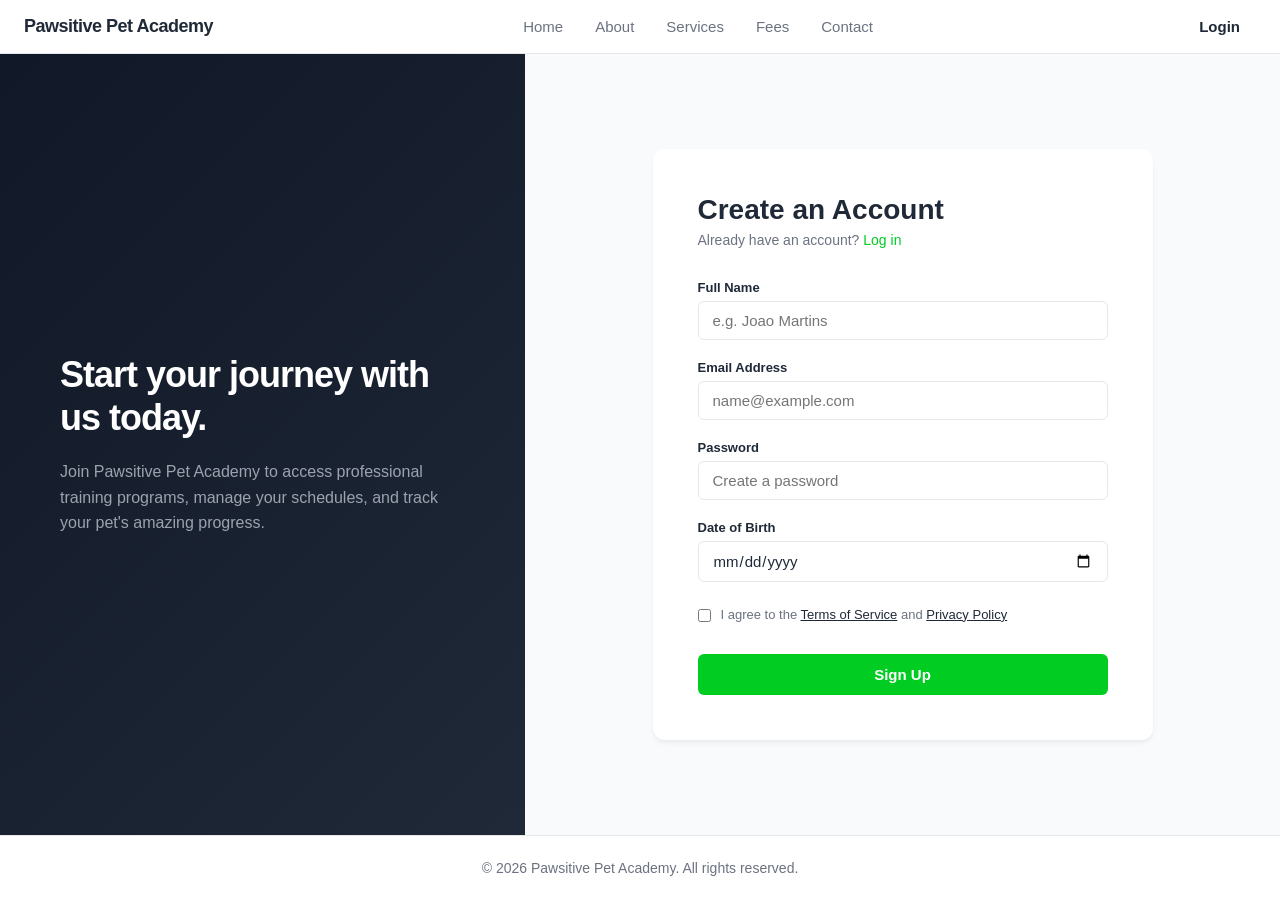
<file: index.html>
<!DOCTYPE html>
<html lang="en">
<head>
    <meta charset="UTF-8">
    <meta name="viewport" content="width=device-width, initial-scale=1.0">
    <link rel="icon" type="image/png" href="Logo.png">
    <link rel="stylesheet" href="style.css">
    <title>Pawsitive Pet Academy - Create Account</title>
</head>
<body>

  <!-- Modern Header / Navigation Bar -->
  <header class="site-header">
    <div class="header-container">
      <div class="logo">
        <a href="home.html">Pawsitive Pet Academy</a>
      </div>
      <nav class="navbar">
        <ul class="nav-links">
          <li><a href="home.html">Home</a></li>
          <li><a href="about.html">About</a></li>
          <li><a href="services.html">Services</a></li>
          <li><a href="fees.html">Fees</a></li>
          <li><a href="contact.html">Contact</a></li>
        </ul>
      </nav>
      <div class="header-actions">
        <a href="services.html" class="btn-login">Login</a>
      </div>
    </div>
  </header>

  <!-- Split-Screen Modern Layout Container -->
  <main class="main-layout">
    
    <!-- Left Column: Branding / Marketing Visual -->
    <div class="brand-panel">
      <div class="brand-content">
        <h1>Start your journey with us today.</h1>
        <p>Join Pawsitive Pet Academy to access professional training programs, manage your schedules, and track your pet's amazing progress.</p>
      </div>
    </div>

    <!-- Right Column: Clean Registration Form Context -->
    <div class="form-panel">
      <div class="form-card">
        <h2>Create an Account</h2>
        <p class="subtitle">Already have an account? <a href="#">Log in</a></p>
        
        <form class="signup-form">
          <div class="form-group">
            <label for="name">Full Name</label>
            <input type="text" id="name" placeholder="e.g. Joao Martins" required>
          </div>
          
          <div class="form-group">
            <label for="email">Email Address</label>
            <input type="email" id="email" placeholder="name@example.com" required>
          </div>
          
          <div class="form-group">
            <label for="password">Password</label>
            <input type="password" id="password" placeholder="Create a password" required>
          </div>
          
          <div class="form-group">
            <label for="dob">Date of Birth</label>
            <input type="date" id="dob" required>
          </div>

          <div class="form-checkbox">
            <input type="checkbox" id="terms" required>
            <label for="terms">I agree to the <a href="#">Terms of Service</a> and <a href="#">Privacy Policy</a></label>
          </div>
          
          <button type="submit" class="btn-submit">Sign Up</button>
        </form>
      </div>
    </div>

  </main>

  <!-- Footer Banner -->
  <footer class="site-footer">
    <p>&copy; 2026 Pawsitive Pet Academy. All rights reserved.</p>
  </footer>

</body>
</html>
</file>
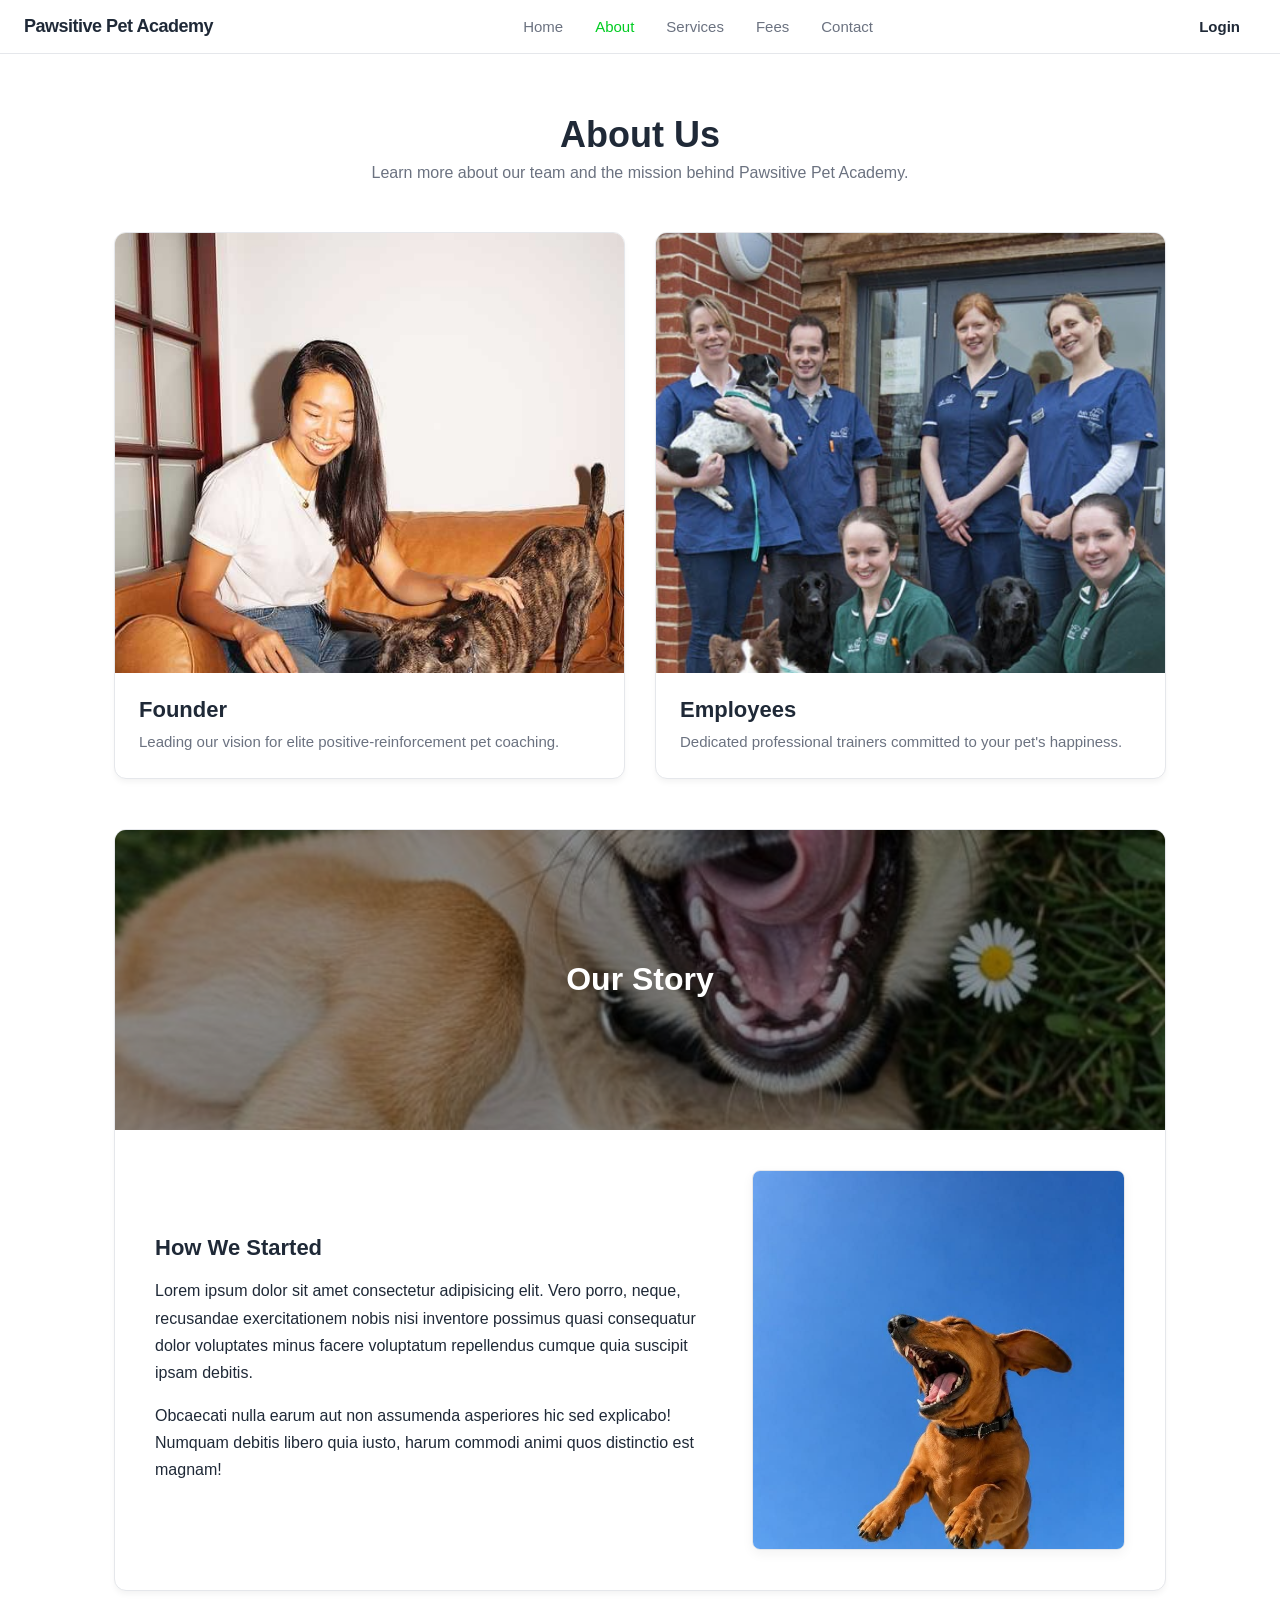
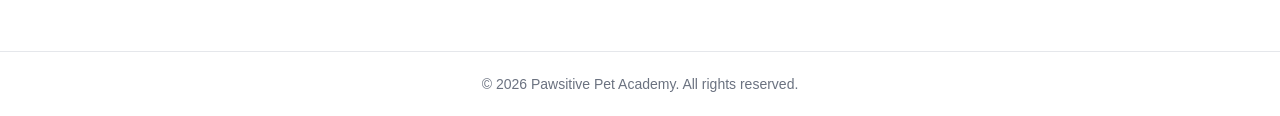
<file: about.html>
<!DOCTYPE html>
<html lang="en">
<head>
    <meta charset="UTF-8">
    <meta name="viewport" content="width=device-width, initial-scale=1.0">
    <link rel="icon" type="image/png" href="Logo.png">
    <link rel="stylesheet" href="style.css">
    <title>Pawsitive Pet Academy - About Us</title>
</head>
<body>

  <!-- Modern Header / Navigation Bar -->
  <header class="site-header">
    <div class="header-container">
      <div class="logo">
        <a href="home.html">Pawsitive Pet Academy</a>
      </div>
      <nav class="navbar">
        <ul class="nav-links">
          <li><a href="home.html">Home</a></li>
          <li><a href="about.html" class="active">About</a></li>
          <li><a href="services.html">Services</a></li>
          <li><a href="fees.html">Fees</a></li>
          <li><a href="contact.html">Contact</a></li>
        </ul>
      </nav>
      <div class="header-actions">
        <a href="index.html" class="btn-login">Login</a>
      </div>
    </div>
  </header>

  <!-- Main Website About Layout Container -->
  <main class="about-container">
    
    <!-- Header Title Section -->
    <section class="about-header">
      <h1>About Us</h1>
      <p>Learn more about our team and the mission behind Pawsitive Pet Academy.</p>
    </section>

    <!-- Top Grid Layout: 2 Team Blocks -->
    <section class="team-grid">
      
      <!-- Block 1: Founder -->
      <div class="team-card founder-card">
        <div class="card-image-wrapper">
          <img src="founder.jpeg" alt="Founder Photo" class="team-img" />
        </div>
        <div class="team-info">
          <h2>Founder</h2>
          <p>Leading our vision for elite positive-reinforcement pet coaching.</p>
        </div>
      </div>

      <!-- Block 2: Employees -->
      <div class="team-card employee-card">
        <div class="card-image-wrapper">
          <img src="team.jpeg" alt="Our Team Photo" class="team-img" />
        </div>
        <div class="team-info">
          <h2>Employees</h2>
          <p>Dedicated professional trainers committed to your pet's happiness.</p>
        </div>
      </div>

    </section>

    <!-- Bottom Large Section: Our Story -->
    <section class="story-section">
      <div class="story-image-wrapper">
        <img src="dog5.jpg" alt="Our Story Banner Image" class="story-banner-img" />
        <div class="story-overlay-title">
          <h2>Our Story</h2>
        </div>
      </div>
      
      <!-- Inner Story Content Row -->
      <div class="story-content-layout">
        <div class="story-text">
          <h3>How We Started</h3>
          <p>Lorem ipsum dolor sit amet consectetur adipisicing elit. Vero porro, neque, recusandae exercitationem nobis nisi inventore possimus quasi consequatur dolor voluptates minus facere voluptatum repellendus cumque quia suscipit ipsam debitis.</p>
          <p>Obcaecati nulla earum aut non assumenda asperiores hic sed explicabo! Numquam debitis libero quia iusto, harum commodi animi quos distinctio est magnam!</p>
        </div>
        
        <!-- Added Story Content Inline Image -->
        <div class="story-inline-image-box">
          <img src="dog2.jpg" alt="Academy Timeline Illustration" class="story-inline-img" />
        </div>
      </div>
    </section>

  </main>

  <!-- Footer Banner -->
  <footer class="site-footer">
    <p>&copy; 2026 Pawsitive Pet Academy. All rights reserved.</p>
  </footer>

</body>
</html>
</file>
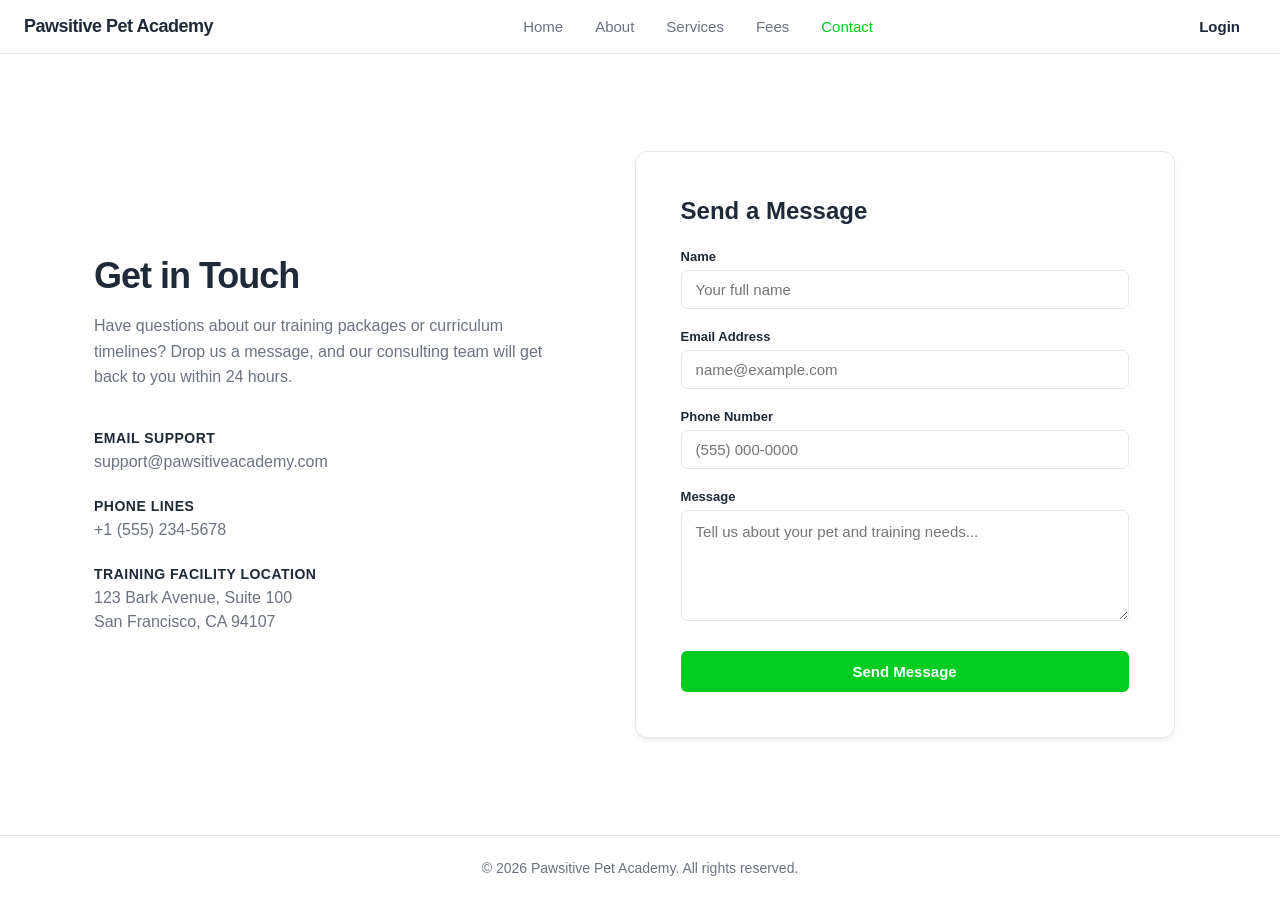
<file: contact.html>
<!DOCTYPE html>
<html lang="en">
<head>
    <meta charset="UTF-8">
    <meta name="viewport" content="width=device-width, initial-scale=1.0">
    <link rel="icon" type="image/png" href="Logo.png">
    <link rel="stylesheet" href="style.css">
    <title>Pawsitive Pet Academy - Contact Us</title>
</head>
<body>

  <!-- Modern Header / Navigation Bar -->
  <header class="site-header">
    <div class="header-container">
      <div class="logo">
        <a href="home.html">Pawsitive Pet Academy</a>
      </div>
      <nav class="navbar">
        <ul class="nav-links">
          <li><a href="home.html">Home</a></li>
          <li><a href="about.html">About</a></li>
          <li><a href="services.html">Services</a></li>
          <li><a href="fees.html">Fees</a></li>
          <li><a href="contact.html" class="active">Contact</a></li>
        </ul>
      </nav>
      <div class="header-actions">
        <a href="index.html" class="btn-login">Login</a>
      </div>
    </div>
  </header>

  <!-- Main Website Contact Layout Container -->
  <main class="contact-container">
    
    <!-- Left Column: Quick Info Details Panel -->
    <div class="contact-info-panel">
      <h2>Get in Touch</h2>
      <p class="panel-desc">Have questions about our training packages or curriculum timelines? Drop us a message, and our consulting team will get back to you within 24 hours.</p>
      
      <div class="info-details-list">
        <div class="info-item">
          <strong>Email Support</strong>
          <span>support@pawsitiveacademy.com</span>
        </div>
        <div class="info-item">
          <strong>Phone Lines</strong>
          <span>+1 (555) 234-5678</span>
        </div>
        <div class="info-item">
          <strong>Training Facility Location</strong>
          <span>123 Bark Avenue, Suite 100<br>San Francisco, CA 94107</span>
        </div>
      </div>
    </div>

    <!-- Right Column: Clean Form Message Input Box Container -->
    <div class="contact-form-panel">
      <div class="contact-card">
        <h2>Send a Message</h2>
        
        <form class="signup-form">
          <div class="form-group">
            <label for="contact-name">Name</label>
            <input type="text" id="contact-name" placeholder="Your full name" required>
          </div>
          
          <div class="form-group">
            <label for="contact-email">Email Address</label>
            <input type="email" id="contact-email" placeholder="name@example.com" required>
          </div>
          
          <div class="form-group">
            <label for="contact-phone">Phone Number</label>
            <input type="tel" id="contact-phone" placeholder="(555) 000-0000">
          </div>
          
          <div class="form-group">
            <label for="contact-message">Message</label>
            <textarea id="contact-message" rows="5" placeholder="Tell us about your pet and training needs..." required></textarea>
          </div>
          
          <button type="submit" class="btn-submit">Send Message</button>
        </form>
      </div>
    </div>

  </main>

  <!-- Footer Banner -->
  <footer class="site-footer">
    <p>&copy; 2026 Pawsitive Pet Academy. All rights reserved.</p>
  </footer>

</body>
</html>
</file>
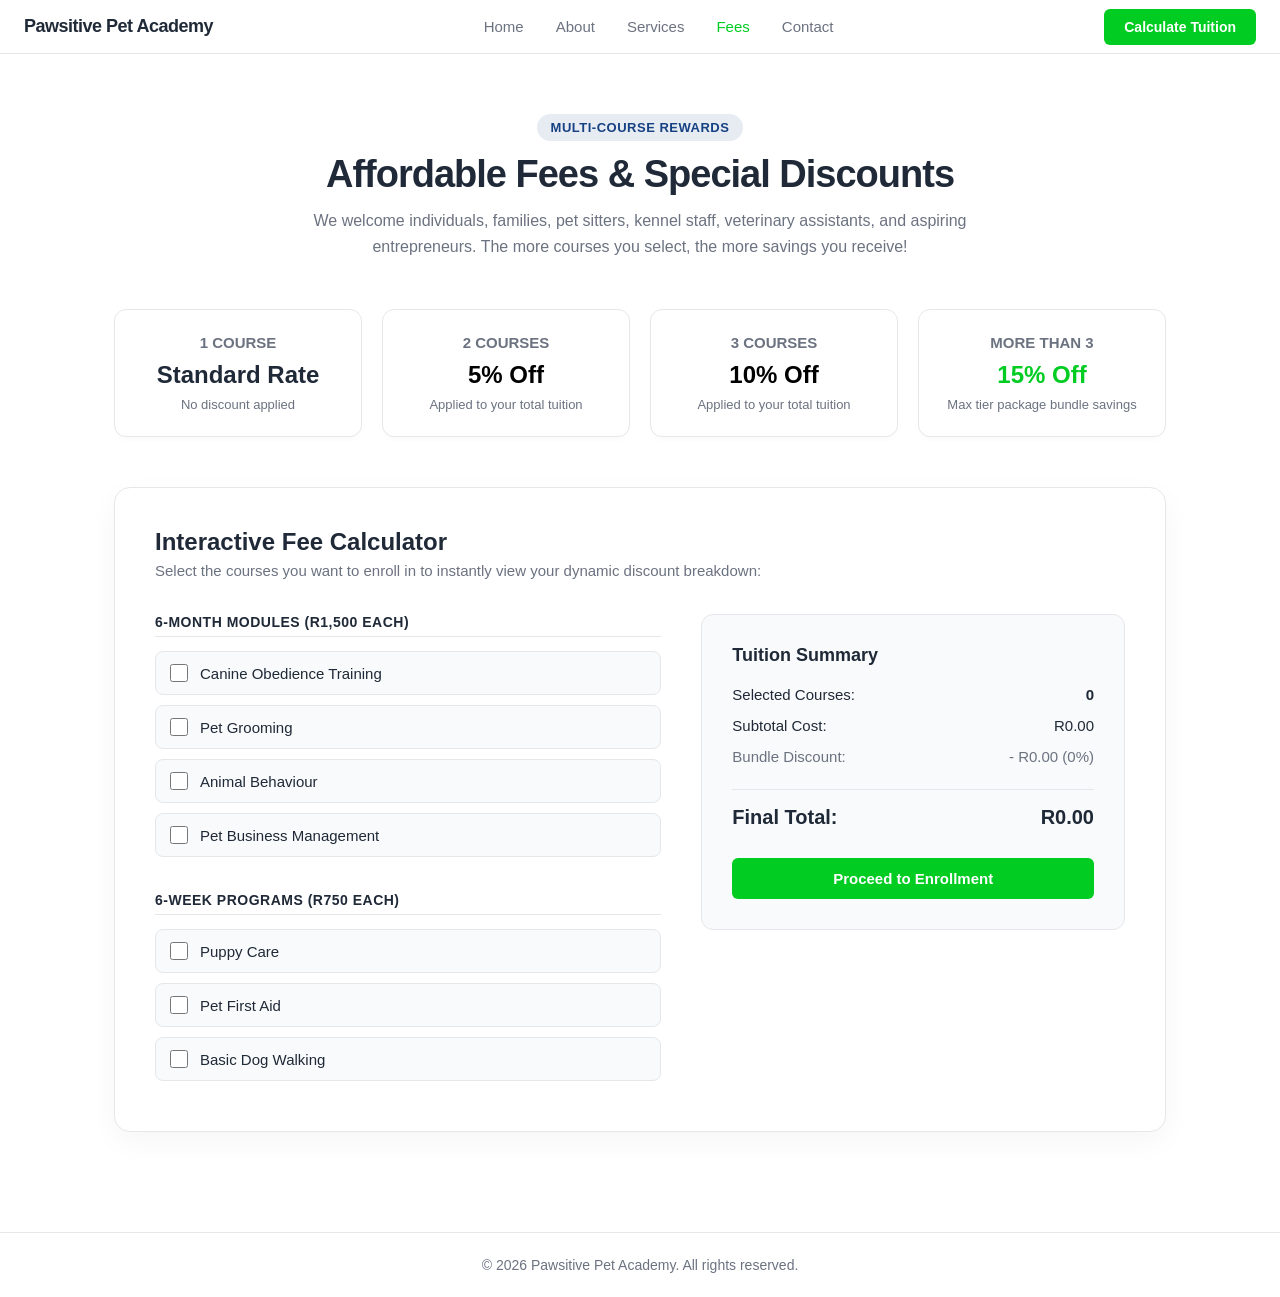
<file: fees.html>
<!DOCTYPE html>
<html lang="en">
<head>
    <meta charset="UTF-8">
    <meta name="viewport" content="width=device-width, initial-scale=1.0">
    <link rel="icon" type="image/png" href="Logo.png">
    <link rel="stylesheet" href="style.css">
    <title>Pawsitive Pet Academy - Fees & Discounts</title>
</head>
<body>

  <!-- Modern Header / Navigation Bar -->
  <header class="site-header">
    <div class="header-container">
      <div class="logo">
        <a href="home.html">Pawsitive Pet Academy</a>
      </div>
      <nav class="navbar">
        <ul class="nav-links">
          <li><a href="home.html">Home</a></li>
          <li><a href="about.html">About</a></li>
          <li><a href="welcome.html">Services</a></li>
          <li><a href="fees.html" class="active">Fees</a></li>
          <li><a href="contact.html">Contact</a></li>
        </ul>
      </nav>
      <div class="header-actions">
        <a href="contact.html" class="btn-cta-nav">Calculate Tuition</a>
      </div>
    </div>
  </header>

  <!-- Fees Content Wrapper -->
  <main class="fees-container">
    
    <header class="fees-page-header">
      <span class="badge-tag discount-tag">Multi-Course Rewards</span>
      <h1>Affordable Fees & Special Discounts</h1>
      <p>We welcome individuals, families, pet sitters, kennel staff, veterinary assistants, and aspiring entrepreneurs. The more courses you select, the more savings you receive!</p>
    </header>

    <!-- Discount Scale Cards (Based on the text image layout) -->
    <section class="discount-scale-grid">
      <div class="discount-card tier-0">
        <h3>1 Course</h3>
        <div class="discount-rate">Standard Rate</div>
        <p>No discount applied</p>
      </div>
      <div class="discount-card tier-5">
        <h3>2 Courses</h3>
        <div class="discount-rate">5% Off</div>
        <p>Applied to your total tuition</p>
      </div>
      <div class="discount-card tier-10">
        <h3>3 Courses</h3>
        <div class="discount-rate">10% Off</div>
        <p>Applied to your total tuition</p>
      </div>
      <div class="discount-card tier-15">
        <h3>More than 3</h3>
        <div class="discount-rate">15% Off</div>
        <p>Max tier package bundle savings</p>
      </div>
    </section>

    <!-- Interactive Interactive Calculator Widget Box -->
    <section class="calculator-section">
      <div class="calculator-card">
        <h2>Interactive Fee Calculator</h2>
        <p class="calc-subtitle">Select the courses you want to enroll in to instantly view your dynamic discount breakdown:</p>
        
        <div class="calculator-layout">
          
          <!-- Left: Selection Group -->
          <div class="course-picker-panel">
            <h3>6-Month Modules (R1,500 each)</h3>
            <label class="checkbox-item">
              <input type="checkbox" class="course-checkbox" data-price="1500" value="Canine Obedience">
              <span>Canine Obedience Training</span>
            </label>
            <label class="checkbox-item">
              <input type="checkbox" class="course-checkbox" data-price="1500" value="Pet Grooming">
              <span>Pet Grooming</span>
            </label>
            <label class="checkbox-item">
              <input type="checkbox" class="course-checkbox" data-price="1500" value="Animal Behaviour">
              <span>Animal Behaviour</span>
            </label>
            <label class="checkbox-item">
              <input type="checkbox" class="course-checkbox" data-price="1500" value="Pet Business">
              <span>Pet Business Management</span>
            </label>

            <h3 style="margin-top: 25px;">6-Week Programs (R750 each)</h3>
            <label class="checkbox-item">
              <input type="checkbox" class="course-checkbox" data-price="750" value="Puppy Care">
              <span>Puppy Care</span>
            </label>
            <label class="checkbox-item">
              <input type="checkbox" class="course-checkbox" data-price="750" value="Pet First Aid">
              <span>Pet First Aid</span>
            </label>
            <label class="checkbox-item">
              <input type="checkbox" class="course-checkbox" data-price="750" value="Dog Walking">
              <span>Basic Dog Walking</span>
            </label>
          </div>

          <!-- Right: Dynamic Output Receipt -->
          <div class="receipt-panel">
            <h3>Tuition Summary</h3>
            <div class="receipt-line">
              <span>Selected Courses:</span>
              <span id="receipt-count" class="receipt-bold">0</span>
            </div>
            <div class="receipt-line">
              <span>Subtotal Cost:</span>
              <span id="receipt-subtotal">R0.00</span>
            </div>
            <div class="receipt-line discount-line">
              <span>Bundle Discount:</span>
              <span id="receipt-discount">- R0.00 (0%)</span>
            </div>
            <hr class="receipt-divider">
            <div class="receipt-line total-line">
              <span>Final Total:</span>
              <span id="receipt-total">R0.00</span>
            </div>
            <button class="btn-submit" style="margin-top: 15px;">Proceed to Enrollment</button>
          </div>

        </div>
      </div>
    </section>

  </main>

  <!-- Global Footer -->
  <footer class="site-footer">
    <p>&copy; 2026 Pawsitive Pet Academy. All rights reserved.</p>
  </footer>

  <!-- Live Calculator Logic Script -->
  <script>
    const checkboxes = document.querySelectorAll('.course-checkbox');
    const countElement = document.getElementById('receipt-count');
    const subtotalElement = document.getElementById('receipt-subtotal');
    const discountElement = document.getElementById('receipt-discount');
    const totalElement = document.getElementById('receipt-total');

    checkboxes.forEach(box => {
      box.addEventListener('change', calculateFees);
    });

    function calculateFees() {
      let selectedCount = 0;
      let subtotal = 0;

      checkboxes.forEach(box => {
        if (box.checked) {
          selectedCount++;
          subtotal += parseFloat(box.getAttribute('data-price'));
        }
      });

     
      let discountPercentage = 0;
      if (selectedCount === 2) {
        discountPercentage = 0.05;
      } else if (selectedCount === 3) {
        discountPercentage = 0.10;
      } else if (selectedCount > 3) {
        discountPercentage = 0.15;
      }

      let discountAmount = subtotal * discountPercentage;
      let finalTotal = subtotal - discountAmount;

      // Update DOM values beautifully
      countElement.textContent = selectedCount;
      subtotalElement.textContent = `R${subtotal.toLocaleString(undefined, {minimumFractionDigits: 2})}`;
      discountElement.textContent = `- R${discountAmount.toLocaleString(undefined, {minimumFractionDigits: 2})} (${discountPercentage * 100}%)`;
      totalElement.textContent = `R${finalTotal.toLocaleString(undefined, {minimumFractionDigits: 2})}`;

      // Visual color logic shift for savings
      if (discountAmount > 0) {
        discountElement.style.color = '#00cc22';
      } else {
        discountElement.style.color = 'var(--text-muted)';
      }
    }
  </script>
</body>
</html>
</file>
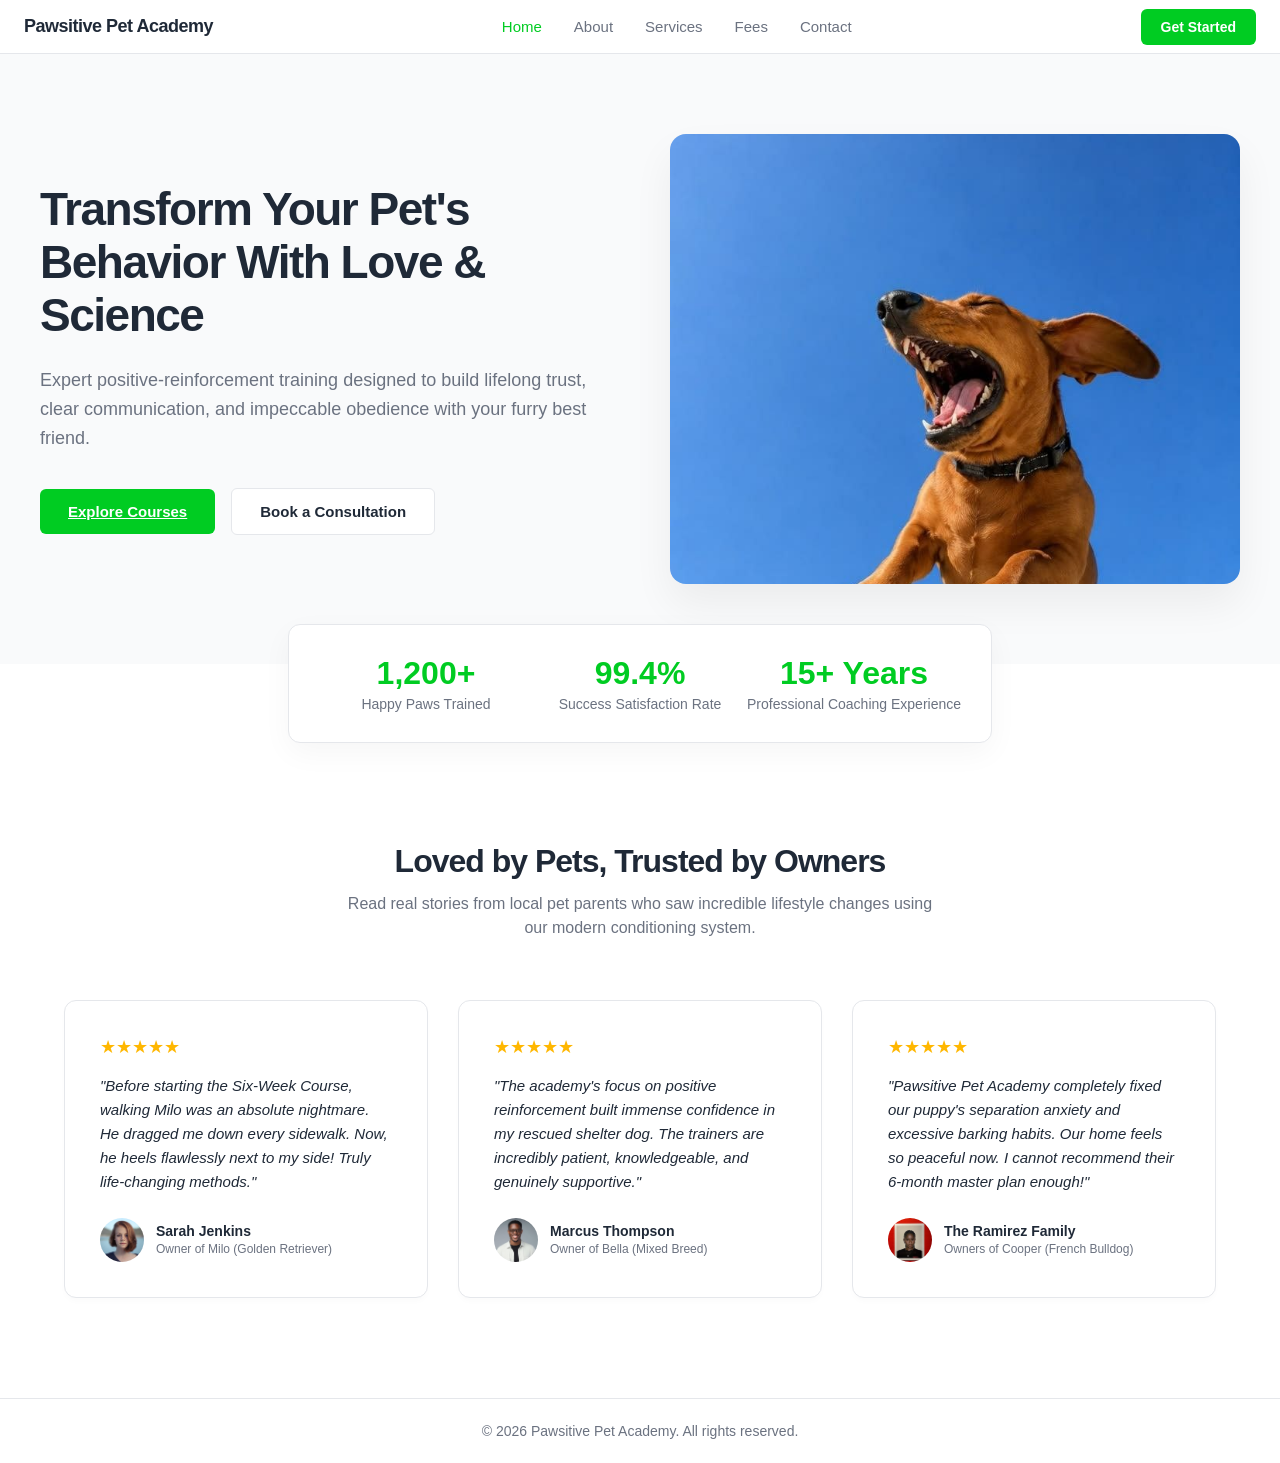
<file: home.html>
<!DOCTYPE html>
<html lang="en">
<head>
    <meta charset="UTF-8">
    <meta name="viewport" content="width=device-width, initial-scale=1.0">
    <link rel="icon" type="image/png" href="Logo.png">
    <link rel="stylesheet" href="style.css">
    <title>Pawsitive Pet Academy - Professional Dog Training</title>
</head>
<body>

  <!-- Modern Header / Navigation Bar -->
  <header class="site-header">
    <div class="header-container">
      <div class="logo">
        <a href="index.html">Pawsitive Pet Academy</a>
      </div>
      <nav class="navbar">
        <ul class="nav-links">
          <li><a href="index.html" class="active">Home</a></li>
          <li><a href="about.html">About</a></li>
          <li><a href="services.html">Services</a></li>
          <li><a href="fees.html">Fees</a></li>
          <li><a href="contact.html">Contact</a></li>
        </ul>
      </nav>
      <div class="header-actions">
        <a href="contact.html" class="btn-cta-nav">Get Started</a>
      </div>
    </div>
  </header>

  <!-- Hero Entry Showcase Block -->
  <section class="home-hero">
    <div class="hero-content-wrapper">
      <div class="hero-text-side">
        <h1>Transform Your Pet's Behavior With Love & Science</h1>
        <p>Expert positive-reinforcement training designed to build lifelong trust, clear communication, and impeccable obedience with your furry best friend.</p>
        <div class="hero-buttons">
          <a href="services.html" class="btn-submit">Explore Courses</a>
          <a href="contact.html" class="btn-secondary">Book a Consultation</a>
        </div>
      </div>
      <div class="hero-image-side">
        <img src="dog2.jpg" alt="Happy trained dog smiling" class="hero-side-img">
      </div>
    </div>
  </section>


  <section class="metrics-grid">
    <div class="metric-item">
      <h3>1,200+</h3>
      <p>Happy Paws Trained</p>
    </div>
    <div class="metric-item">
      <h3>99.4%</h3>
      <p>Success Satisfaction Rate</p>
    </div>
    <div class="metric-item">
      <h3>15+ Years</h3>
      <p>Professional Coaching Experience</p>
    </div>
  </section>

  <!-- Main Grid Customer Reviews & Feedback Component Section -->
  <section class="reviews-section">
    <div class="reviews-header">
      <h2>Loved by Pets, Trusted by Owners</h2>
      <p>Read real stories from local pet parents who saw incredible lifestyle changes using our modern conditioning system.</p>
    </div>

    <div class="reviews-grid">
      

      <div class="review-card">
        <div class="rating-stars">★★★★★</div>
        <p class="review-text">"Before starting the Six-Week Course, walking Milo was an absolute nightmare. He dragged me down every sidewalk. Now, he heels flawlessly next to my side! Truly life-changing methods."</p>
        <div class="reviewer-profile">
          <div class="reviewer-avatar">
            <img src="client1.jpg" alt="Sarah Jenkins Johnston avatar">
          </div>
          <div class="reviewer-meta">
            <h4>Sarah Jenkins</h4>
            <span>Owner of Milo (Golden Retriever)</span>
          </div>
        </div>
      </div>

      <!-- Review 2 -->
      <div class="review-card">
        <div class="rating-stars">★★★★★</div>
        <p class="review-text">"The academy's focus on positive reinforcement built immense confidence in my rescued shelter dog. The trainers are incredibly patient, knowledgeable, and genuinely supportive."</p>
        <div class="reviewer-profile">
          <div class="reviewer-avatar">
            <img src="client2.jpg" alt="Marcus Thompson avatar">
          </div>
          <div class="reviewer-meta">
            <h4>Marcus Thompson</h4>
            <span>Owner of Bella (Mixed Breed)</span>
          </div>
        </div>
      </div>

      <!-- Review 3 -->
      <div class="review-card">
        <div class="rating-stars">★★★★★</div>
        <p class="review-text">"Pawsitive Pet Academy completely fixed our puppy's separation anxiety and excessive barking habits. Our home feels so peaceful now. I cannot recommend their 6-month master plan enough!"</p>
        <div class="reviewer-profile">
          <div class="reviewer-avatar">
            <img src="client3.jpg" alt="The Ramirez Family avatar">
          </div>
          <div class="reviewer-meta">
            <h4>The Ramirez Family</h4>
            <span>Owners of Cooper (French Bulldog)</span>
          </div>
        </div>
      </div>

    </div>
  </section>


  <footer class="site-footer">
    <p>&copy; 2026 Pawsitive Pet Academy. All rights reserved.</p>
  </footer>

</body>
</html>
</file>
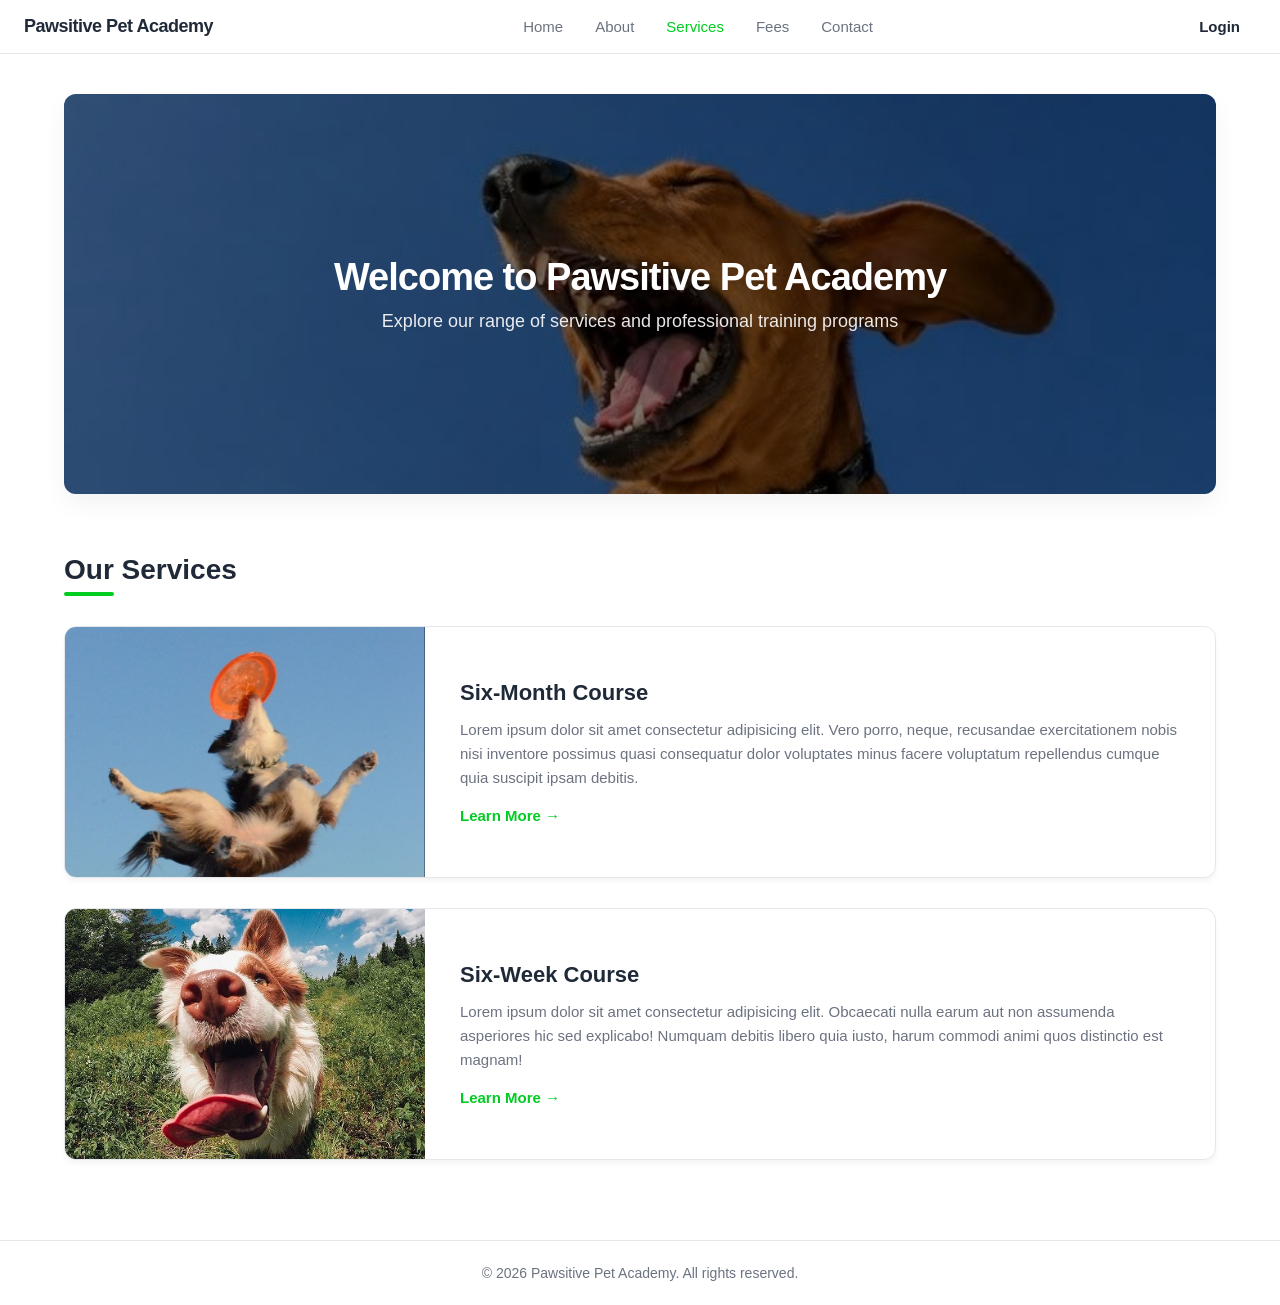
<file: services.html>
<!DOCTYPE html>
<html lang="en">
<head>
    <meta charset="UTF-8">
    <meta name="viewport" content="width=device-width, initial-scale=1.0">
    <link rel="icon" type="image/png" href="Logo.png">
    <link rel="stylesheet" href="style.css">
    <title>Pawsitive Pet Academy - Welcome</title>
</head>
<body>

  <!-- Modern Header / Navigation Bar -->
  <header class="site-header">
    <div class="header-container">
      <div class="logo">
        <a href="home.html">Pawsitive Pet Academy</a>
      </div>
      <nav class="navbar">
        <ul class="nav-links">
          <li><a href="home.html">Home</a></li>
          <li><a href="about.html">About</a></li>
          <li><a href="services.html" class="active">Services</a></li>
          <li><a href="fees.html">Fees</a></li>
          <li><a href="contact.html">Contact</a></li>
        </ul>
      </nav>
      <div class="header-actions">
        <a href="index.html" class="btn-login">Login</a>
      </div>
    </div>
  </header>

  <!-- Main Welcome Layout Container -->
  <main class="welcome-container">
    
    <!-- Hero Image Banner Row -->
    <section class="hero-section">
      <div class="hero-image-box">
        <img src="dog2.jpg" alt="Pawsitive Academy Hero Banner" class="hero-img" />
        <div class="hero-overlay-text">
          <h1>Welcome to Pawsitive Pet Academy</h1>
          <p>Explore our range of services and professional training programs</p>
        </div>
      </div>
    </section>

    <!-- Services Summary List Row Container -->
    <section class="services-summary">
      <h2 class="section-title">Our Services</h2>
      
      <div class="services-list">
        
        <!-- Service Block 1: Six-Month Course -->
        <div class="service-row-card">
          <div class="service-img-wrapper">
            <img src="dog1.jpg" alt="Six-Month Course Feature" class="service-card-img" />
          </div>
          <div class="service-card-content">
            <h3>Six-Month Course</h3>
            <p>Lorem ipsum dolor sit amet consectetur adipisicing elit. Vero porro, neque, recusandae exercitationem nobis nisi inventore possimus quasi consequatur dolor voluptates minus facere voluptatum repellendus cumque quia suscipit ipsam debitis.</p>
            <a href="sixm.html" class="btn-text">Learn More &rarr;</a>
          </div>
        </div>

        <!-- Service Block 2: Six-Week Course -->
        <div class="service-row-card">
          <div class="service-img-wrapper">
            <img src="dog3.jpg" alt="Six-Week Course Feature" class="service-card-img" />
          </div>
          <div class="service-card-content">
            <h3>Six-Week Course</h3>
            <p>Lorem ipsum dolor sit amet consectetur adipisicing elit. Obcaecati nulla earum aut non assumenda asperiores hic sed explicabo! Numquam debitis libero quia iusto, harum commodi animi quos distinctio est magnam!</p>
            <a href="sixw.html" class="btn-text">Learn More &rarr;</a>
          </div>
        </div>

      </div>
    </section>

  </main>

  <!-- Footer Banner -->
  <footer class="site-footer">
    <p>&copy; 2026 Pawsitive Pet Academy. All rights reserved.</p>
  </footer>

</body>
</html>
</file>
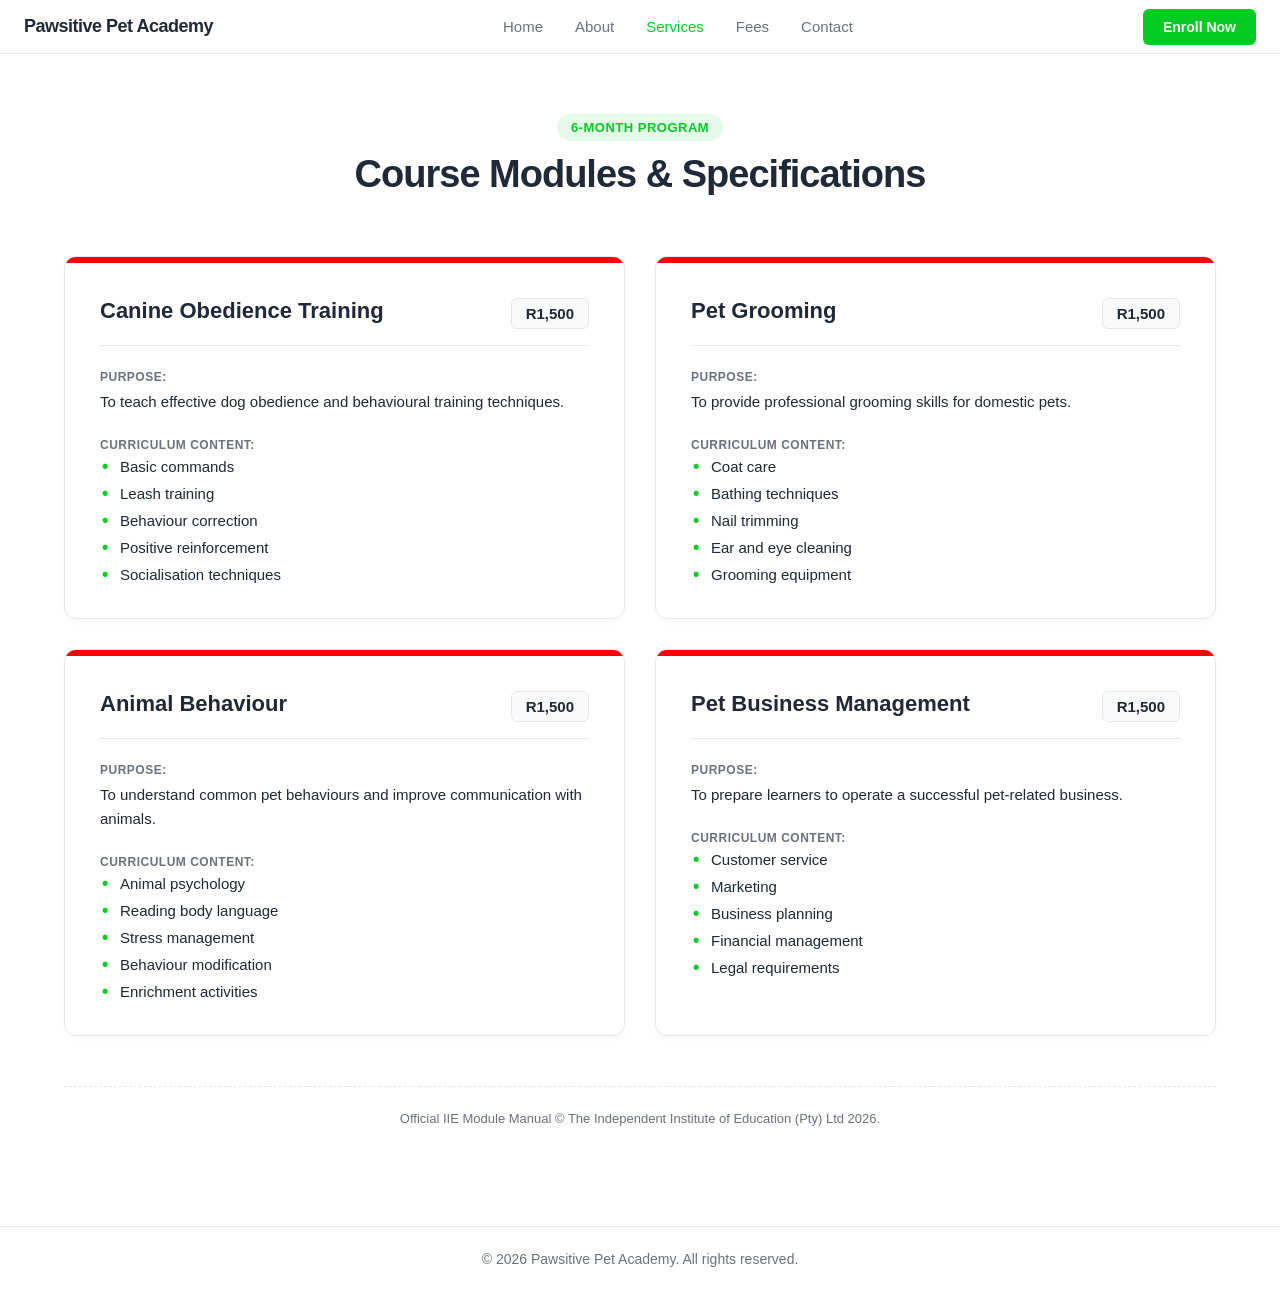
<file: sixm.html>
<!DOCTYPE html>
<html lang="en">
<head>
    <meta charset="UTF-8">
    <meta name="viewport" content="width=device-width, initial-scale=1.0">
    <link rel="icon" type="image/png" href="Logo.png">
    <link rel="stylesheet" href="style.css">
    <title>Pawsitive Pet Academy - Six-Month Course Modules</title>
</head>
<body>

  <!-- Modern Header / Navigation Bar -->
  <header class="site-header">
    <div class="header-container">
      <div class="logo">
        <a href="index.html">Pawsitive Pet Academy</a>
      </div>
      <nav class="navbar">
        <ul class="nav-links">
          <li><a href="index.html">Home</a></li>
          <li><a href="about.html">About</a></li>
          <li><a href="welcome.html" class="active">Services</a></li>
          <li><a href="fees.html">Fees</a></li>
          <li><a href="contact.html">Contact</a></li>
        </ul>
      </nav>
      <div class="header-actions">
        <a href="contact.html" class="btn-cta-nav">Enroll Now</a>
      </div>
    </div>
  </header>

  <!-- Course Curriculum Page Container -->
  <main class="course-page-container">
    
    <!-- Title Area Header -->
    <header class="course-page-header">
      <span class="badge-tag">6-Month Program</span>
      <h1>Course Modules & Specifications</h1>
    </header>

    <!-- 4 Boxes Curriculum Specifications Grid Layout -->
    <section class="modules-grid-layout">
      
      <!-- Module Card 1: Canine Obedience -->
      <div class="module-spec-card">
        <div class="card-accent-banner obedience-accent"></div>
        <div class="module-card-body">
          <div class="module-header-row">
            <h2>Canine Obedience Training</h2>
            <div class="price-tag">R1,500</div>
          </div>
          
          <div class="spec-group">
            <strong>Purpose:</strong>
            <p>To teach effective dog obedience and behavioural training techniques.</p>
          </div>

          <div class="spec-group">
            <strong>Curriculum Content:</strong>
            <ul class="content-bullet-list">
              <li>Basic commands</li>
              <li>Leash training</li>
              <li>Behaviour correction</li>
              <li>Positive reinforcement</li>
              <li>Socialisation techniques</li>
            </ul>
          </div>
        </div>
      </div>

      <!-- Module Card 2: Pet Grooming -->
      <div class="module-spec-card">
        <div class="card-accent-banner grooming-accent"></div>
        <div class="module-card-body">
          <div class="module-header-row">
            <h2>Pet Grooming</h2>
            <div class="price-tag">R1,500</div>
          </div>
          
          <div class="spec-group">
            <strong>Purpose:</strong>
            <p>To provide professional grooming skills for domestic pets.</p>
          </div>

          <div class="spec-group">
            <strong>Curriculum Content:</strong>
            <ul class="content-bullet-list">
              <li>Coat care</li>
              <li>Bathing techniques</li>
              <li>Nail trimming</li>
              <li>Ear and eye cleaning</li>
              <li>Grooming equipment</li>
            </ul>
          </div>
        </div>
      </div>

      <!-- Module Card 3: Animal Behaviour -->
      <div class="module-spec-card">
        <div class="card-accent-banner behavior-accent"></div>
        <div class="module-card-body">
          <div class="module-header-row">
            <h2>Animal Behaviour</h2>
            <div class="price-tag">R1,500</div>
          </div>
          
          <div class="spec-group">
            <strong>Purpose:</strong>
            <p>To understand common pet behaviours and improve communication with animals.</p>
          </div>

          <div class="spec-group">
            <strong>Curriculum Content:</strong>
            <ul class="content-bullet-list">
              <li>Animal psychology</li>
              <li>Reading body language</li>
              <li>Stress management</li>
              <li>Behaviour modification</li>
              <li>Enrichment activities</li>
            </ul>
          </div>
        </div>
      </div>

      <!-- Module Card 4: Pet Business Management -->
      <div class="module-spec-card">
        <div class="card-accent-banner business-accent"></div>
        <div class="module-card-body">
          <div class="module-header-row">
            <h2>Pet Business Management</h2>
            <div class="price-tag">R1,500</div>
          </div>
          
          <div class="spec-group">
            <strong>Purpose:</strong>
            <p>To prepare learners to operate a successful pet-related business.</p>
          </div>

          <div class="spec-group">
            <strong>Curriculum Content:</strong>
            <ul class="content-bullet-list">
              <li>Customer service</li>
              <li>Marketing</li>
              <li>Business planning</li>
              <li>Financial management</li>
              <li>Legal requirements</li>
            </ul>
          </div>
        </div>
      </div>

    </section>

    <!-- Certification Credit Notice Banner -->
    <div class="iie-disclaimer">
      <p>Official IIE Module Manual &copy; The Independent Institute of Education (Pty) Ltd 2026.</p>
    </div>

  </main>

  <!-- Global Footer -->
  <footer class="site-footer">
    <p>&copy; 2026 Pawsitive Pet Academy. All rights reserved.</p>
  </footer>

</body>
</html>
</file>
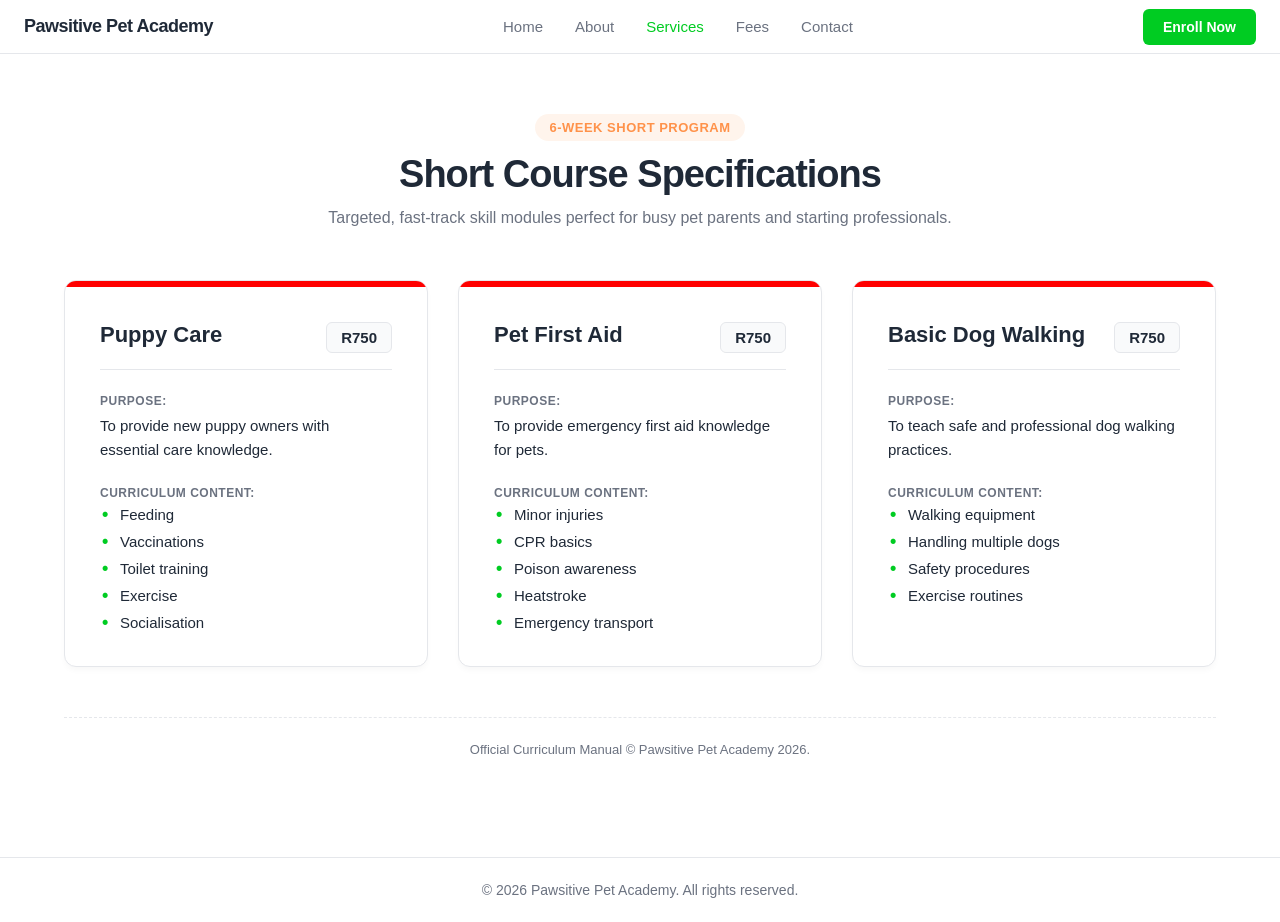
<file: sixw.html>
<!DOCTYPE html>
<html lang="en">
<head>
    <meta charset="UTF-8">
    <meta name="viewport" content="width=device-width, initial-scale=1.0">
    <link rel="icon" type="image/png" href="Logo.png">
    <link rel="stylesheet" href="style.css">
    <title>Pawsitive Pet Academy - Six-Week Course Modules</title>
</head>
<body>

  <!-- Modern Header / Navigation Bar -->
  <header class="site-header">
    <div class="header-container">
      <div class="logo">
        <a href="index.html">Pawsitive Pet Academy</a>
      </div>
      <nav class="navbar">
        <ul class="nav-links">
          <li><a href="index.html">Home</a></li>
          <li><a href="about.html">About</a></li>
          <li><a href="welcome.html" class="active">Services</a></li>
          <li><a href="fees.html">Fees</a></li>
          <li><a href="contact.html">Contact</a></li>
        </ul>
      </nav>
      <div class="header-actions">
        <a href="contact.html" class="btn-cta-nav">Enroll Now</a>
      </div>
    </div>
  </header>

  <!-- Course Curriculum Page Container -->
  <main class="course-page-container">
    
    <!-- Title Area Header -->
    <header class="course-page-header">
      <span class="badge-tag short-program-tag">6-Week Short Program</span>
      <h1>Short Course Specifications</h1>
      <p>Targeted, fast-track skill modules perfect for busy pet parents and starting professionals.</p>
    </header>

    <!-- 3-Box Curriculum Specifications Grid Layout -->
    <section class="modules-grid-layout three-column-grid">
      
      <!-- Module Card 1: Puppy Care -->
      <div class="module-spec-card">
        <div class="card-accent-banner obedience-accent"></div>
        <div class="module-card-body">
          <div class="module-header-row">
            <h2>Puppy Care</h2>
            <div class="price-tag">R750</div>
          </div>
          
          <div class="spec-group">
            <strong>Purpose:</strong>
            <p>To provide new puppy owners with essential care knowledge.</p>
          </div>

          <div class="spec-group">
            <strong>Curriculum Content:</strong>
            <ul class="content-bullet-list">
              <li>Feeding</li>
              <li>Vaccinations</li>
              <li>Toilet training</li>
              <li>Exercise</li>
              <li>Socialisation</li>
            </ul>
          </div>
        </div>
      </div>

      <!-- Module Card 2: Pet First Aid -->
      <div class="module-spec-card">
        <div class="card-accent-banner grooming-accent"></div>
        <div class="module-card-body">
          <div class="module-header-row">
            <h2>Pet First Aid</h2>
            <div class="price-tag">R750</div>
          </div>
          
          <div class="spec-group">
            <strong>Purpose:</strong>
            <p>To provide emergency first aid knowledge for pets.</p>
          </div>

          <div class="spec-group">
            <strong>Curriculum Content:</strong>
            <ul class="content-bullet-list">
              <li>Minor injuries</li>
              <li>CPR basics</li>
              <li>Poison awareness</li>
              <li>Heatstroke</li>
              <li>Emergency transport</li>
            </ul>
          </div>
        </div>
      </div>

      <!-- Module Card 3: Basic Dog Walking -->
      <div class="module-spec-card">
        <div class="card-accent-banner behavior-accent"></div>
        <div class="module-card-body">
          <div class="module-header-row">
            <h2>Basic Dog Walking</h2>
            <div class="price-tag">R750</div>
          </div>
          
          <div class="spec-group">
            <strong>Purpose:</strong>
            <p>To teach safe and professional dog walking practices.</p>
          </div>

          <div class="spec-group">
            <strong>Curriculum Content:</strong>
            <ul class="content-bullet-list">
              <li>Walking equipment</li>
              <li>Handling multiple dogs</li>
              <li>Safety procedures</li>
              <li>Exercise routines</li>
            </ul>
          </div>
        </div>
      </div>

    </section>

    <!-- Academic Notice Footer Line -->
    <div class="iie-disclaimer">
      <p>Official Curriculum Manual &copy; Pawsitive Pet Academy 2026.</p>
    </div>

  </main>

  <!-- Global Footer -->
  <footer class="site-footer">
    <p>&copy; 2026 Pawsitive Pet Academy. All rights reserved.</p>
  </footer>

</body>
</html>
</file>
<file: style.css>
/* Global Reset and Professional Variable Foundations */
:root {
  --primary-color: #00cc22;
  --primary-hover: #00aa1c;
  --text-dark: #1f2937;
  --text-muted: #6b7280;
  --bg-light: #f9fafb;
  --border-color: #e5e7eb;
}

* {
  box-sizing: border-box;
  margin: 0;
  padding: 0;
  font-family: 'Inter', -apple-system, BlinkMacSystemFont, "Segoe UI", Roboto, sans-serif;
}

body {
  background-color: #ffffff;
  color: var(--text-dark);
  min-height: 100vh;
  display: flex;
  flex-direction: column;
}

/* Header & Sticky Top Navigation */
.site-header {
  background-color: #ffffff;
  border-bottom: 1px solid var(--border-color);
  position: sticky;
  top: 0;
  z-index: 100;
}

.header-container {
  max-width: 1280px;
  margin: 0 auto;
  padding: 16px 24px;
  display: flex;
  align-items: center;
  justify-content: space-between;
}

.logo a {
  font-size: 18px;
  font-weight: 700;
  color: var(--text-dark);
  text-decoration: none;
  letter-spacing: -0.5px;
}

.nav-links {
  display: flex;
  list-style: none;
  gap: 32px;
}

.nav-links a {
  text-decoration: none;
  color: var(--text-muted);
  font-weight: 500;
  font-size: 15px;
  transition: color 0.15s ease;
}

.nav-links a:hover,
.nav-links a.active {
  color: var(--primary-color);
}

.btn-login {
  text-decoration: none;
  color: var(--text-dark);
  font-weight: 600;
  font-size: 15px;
  padding: 8px 16px;
  border-radius: 6px;
  transition: background-color 0.15s ease;
}

.btn-login:hover {
  background-color: var(--bg-light);
}

/* Modern Split Page Body Layout */
.main-layout {
  flex: 1;
  display: flex;
}

/* Left Brand Hero Sidebar (Scaled Down) */
.brand-panel {
  flex: 0.75;
  background: linear-gradient(135deg, #111827 0%, #1f2937 100%);
  color: #ffffff;
  display: flex;
  align-items: center;
  padding: 60px;
}

.brand-content {
  max-width: 400px;
}

.brand-content h1 {
  font-size: 36px;
  font-weight: 800;
  line-height: 1.2;
  margin-bottom: 20px;
  letter-spacing: -1px;
}

.brand-content p {
  font-size: 16px;
  color: #9ca3af;
  line-height: 1.6;
}

/* Right Content Form Column Panel (Expanded) */
.form-panel {
  flex: 1.25;
  display: flex;
  align-items: center;
  justify-content: center;
  padding: 60px 40px;
  background-color: var(--bg-light);
}

.form-card {
  width: 100%;
  max-width: 500px;
  background: #ffffff;
  padding: 45px;
  border-radius: 12px;
  box-shadow: 0 4px 6px -1px rgba(0, 0, 0, 0.05), 0 2px 4px -1px rgba(0, 0, 0, 0.03);
}

.form-card h2 {
  font-size: 28px;
  font-weight: 700;
  margin-bottom: 6px;
}

.subtitle {
  font-size: 14px;
  color: var(--text-muted);
  margin-bottom: 32px;
}

.subtitle a {
  color: var(--primary-color);
  text-decoration: none;
  font-weight: 500;
}

.subtitle a:hover {
  text-decoration: underline;
}

/* Structured Form Field Configurations */
.signup-form {
  display: flex;
  flex-direction: column;
  gap: 20px;
}

.form-group {
  display: flex;
  flex-direction: column;
  gap: 6px;
}

.form-group label {
  font-size: 13px;
  font-weight: 600;
  color: var(--text-dark);
}

.form-group input,
.form-group select {
  width: 100%;
  padding: 10px 14px;
  border: 1px solid var(--border-color);
  border-radius: 6px;
  font-size: 15px;
  color: var(--text-dark);
  background-color: #ffffff;
  outline: none;
  transition: border-color 0.15s, box-shadow 0.15s;
}

.form-group input:focus,
.form-group select:focus {
  border-color: var(--primary-color);
  box-shadow: 0 0 0 4px rgba(0, 204, 34, 0.1);
}

/* Checkbox Element Line Adjustments */
.form-checkbox {
  display: flex;
  align-items: flex-start;
  gap: 10px;
  margin-top: 4px;
}

.form-checkbox input {
  margin-top: 3px;
  accent-color: var(--primary-color);
}

.form-checkbox label {
  font-size: 13px;
  color: var(--text-muted);
  line-height: 1.4;
}

.form-checkbox label a {
  color: var(--text-dark);
  text-decoration: underline;
}

/* Polished Call-To-Action Registration Button */
.btn-submit {
  background-color: var(--primary-color);
  color: #ffffff;
  border: none;
  font-weight: 600;
  font-size: 15px;
  padding: 12px;
  border-radius: 6px;
  cursor: pointer;
  margin-top: 10px;
  transition: background-color 0.15s ease, transform 0.1s ease;
}

.btn-submit:hover {
  background-color: var(--primary-hover);
}

.btn-submit:active {
  transform: scale(0.99);
}

/* About Page Structure & Team Grid Styles */
.about-container {
  max-width: 1100px;
  margin: 0 auto;
  padding: 60px 24px;
  display: flex;
  flex-direction: column;
  gap: 50px;
  flex: 1;
}

.about-header {
  text-align: center;
}

.about-header h1 {
  font-size: 36px;
  font-weight: 800;
  margin-bottom: 8px;
}

.about-header p {
  color: var(--text-muted);
  font-size: 16px;
}

.team-grid {
  display: grid;
  grid-template-columns: 1fr 1fr;
  gap: 30px;
}

.team-card {
  background: #ffffff;
  border-radius: 12px;
  overflow: hidden;
  box-shadow: 0 4px 6px -1px rgba(0, 0, 0, 0.05);
  border: 1px solid var(--border-color);
}

.card-image-wrapper {
  width: 100%;
  height: 440px; /* Increased from 260px to give full figures plenty of room */
  overflow: hidden;
  background-color: #ffffff; /* White background blends seamlessly if edges exist */
}

.team-img {
  width: 100%;
  height: 100%;
  object-fit: cover; 
  object-position: center top; /* Focuses the frame on the upper/mid body down */
  display: block;
}



.team-info {
  padding: 24px;
}

.team-info h2 {
  font-size: 22px;
  font-weight: 700;
  margin-bottom: 8px;
}

.team-info p {
  color: var(--text-muted);
  line-height: 1.5;
  font-size: 15px;
}

/* Bottom Large Section: Our Story Content Layout */
.story-section {
  background: #ffffff;
  border-radius: 12px;
  overflow: hidden;
  box-shadow: 0 4px 6px -1px rgba(0, 0, 0, 0.05);
  border: 1px solid var(--border-color);
}

.story-image-wrapper {
  position: relative;
  width: 100%;
  height: 300px;
  overflow: hidden;
  background-color: #e5e7eb;
}

.story-banner-img {
  width: 100%;
  height: 100%;
  object-fit: cover;
  display: block;
}

.story-overlay-title {
  position: absolute;
  top: 0;
  left: 0;
  width: 100%;
  height: 100%;
  background: rgba(0, 0, 0, 0.4);
  display: flex;
  align-items: center;
  justify-content: center;
}

.story-overlay-title h2 {
  font-size: 32px;
  font-weight: 800;
  color: #ffffff;
}

.story-content-layout {
  padding: 40px;
  display: flex;
  gap: 40px;
  align-items: center;
}

.story-text {
  flex: 1.2;
}

.story-text h3 {
  font-size: 22px;
  margin-bottom: 16px;
  font-weight: 700;
}

.story-text p {
  color: var(--text-dark);
  line-height: 1.7;
  font-size: 16px;
  margin-bottom: 16px;
}

.story-text p:last-child {
  margin-bottom: 0;
}

.story-inline-image-box {
  flex: 0.8;
  height: 380px; /* Increased from 240px */
  border-radius: 8px;
  overflow: hidden;
  box-shadow: 0 4px 12px rgba(0, 0, 0, 0.05);
  border: 1px solid var(--border-color);
}

.story-inline-img {
  width: 100%;
  height: 100%;
  object-fit: cover;
  object-position: center center;
  display: block;
}
/* System Global Footer */
.site-footer {
  text-align: center;
  padding: 24px;
  background-color: #ffffff;
  border-top: 1px solid var(--border-color);
  font-size: 14px;
  color: var(--text-muted);
}

/* Responsive Adaptive Fluid Screen Setup */
@media (max-width: 960px) {
  .brand-panel {
    display: none;
  }
}

@media (max-width: 768px) {
  .team-grid {
    grid-template-columns: 1fr;
  }
  
  .card-image-wrapper {
    height: 220px;
  }
  
  .story-content-layout {
    flex-direction: column;
    padding: 24px;
    gap: 24px;
  }
  
  .story-inline-image-box {
    width: 100%;
    height: 200px;
  }
}
/* Welcome/Services Layout Configuration */
.welcome-container {
  max-width: 1200px;
  margin: 0 auto;
  padding: 40px 24px 80px 24px;
  display: flex;
  flex-direction: column;
  gap: 60px;
  flex: 1;
}

/* Large Hero Graphic Frame Styles */
.hero-image-box {
  position: relative;
  width: 100%;
  height: 400px;
  border-radius: 12px;
  overflow: hidden;
  box-shadow: 0 10px 25px rgba(0, 0, 0, 0.05);
}

.hero-img {
  width: 100%;
  height: 100%;
  object-fit: cover;
  display: block;
}

.hero-overlay-text {
  position: absolute;
  top: 0;
  left: 0;
  width: 100%;
  height: 100%;
  background: rgba(0, 0, 0, 0.5); /* Filter tone makes title readable */
  display: flex;
  flex-direction: column;
  align-items: center;
  justify-content: center;
  color: #ffffff;
  text-align: center;
  padding: 20px;
}

.hero-overlay-text h1 {
  font-size: 38px;
  font-weight: 800;
  margin-bottom: 12px;
  letter-spacing: -1px;
}

.hero-overlay-text p {
  font-size: 18px;
  opacity: 0.9;
  max-width: 600px;
}

/* Row-by-Row Service Stack Configurations */
.services-summary {
  display: flex;
  flex-direction: column;
  gap: 30px;
}

.services-summary .section-title {
  font-size: 28px;
  font-weight: 700;
  position: relative;
  padding-bottom: 10px;
}

.services-summary .section-title::after {
  content: '';
  position: absolute;
  left: 0;
  bottom: 0;
  width: 50px;
  height: 4px;
  background-color: var(--primary-color);
  border-radius: 2px;
}

.services-list {
  display: flex;
  flex-direction: column;
  gap: 30px;
}

/* Rectangular Service Cards */
.service-row-card {
  background: #ffffff;
  border-radius: 12px;
  border: 1px solid var(--border-color);
  overflow: hidden;
  box-shadow: 0 4px 6px -1px rgba(0, 0, 0, 0.05);
  display: flex; /* Aligns picture container and details side-by-side */
}

/* Service Image Frame Constraints */
.service-img-wrapper {
  flex: 1;
  min-width: 300px;
  max-width: 400px;
  height: 250px;
  background-color: #ffffff;
}

.service-card-img {
  width: 100%;
  height: 100%;
  object-fit: cover;
  object-position: center center;
  display: block;
}

/* Text Container inside service rows */
.service-card-content {
  flex: 2;
  padding: 35px;
  display: flex;
  flex-direction: column;
  justify-content: center;
  gap: 12px;
}

.service-card-content h3 {
  font-size: 22px;
  font-weight: 700;
  color: var(--text-dark);
}

.service-card-content p {
  color: var(--text-muted);
  line-height: 1.6;
  font-size: 15px;
}

.btn-text {
  color: var(--primary-color);
  text-decoration: none;
  font-weight: 600;
  font-size: 15px;
  margin-top: 5px;
  transition: color 0.15s;
}

.btn-text:hover {
  color: var(--primary-hover);
}

/* Responsive Adaptive rules for mobile viewing scales */
@media (max-width: 768px) {
  .service-row-card {
    flex-direction: column; /* Stack image on top of details on tiny screens */
  }
  
  .service-img-wrapper {
    max-width: 100%;
    width: 100%;
    height: 200px;
  }
  
  .hero-image-box {
    height: 280px;
  }
  
  .hero-overlay-text h1 {
    font-size: 26px;
  }
}

/* Contact Page Structure & Column Setup */
.contact-container {
  max-width: 1140px;
  margin: 0 auto;
  padding: 60px 24px;
  display: flex;
  gap: 60px;
  align-items: center;
  flex: 1;
  width: 100%;
}

/* Left Contact Text Column */
.contact-info-panel {
  flex: 1;
}

.contact-info-panel h2 {
  font-size: 36px;
  font-weight: 800;
  margin-bottom: 16px;
  letter-spacing: -1px;
}

.panel-desc {
  font-size: 16px;
  color: var(--text-muted);
  line-height: 1.6;
  margin-bottom: 40px;
}

.info-details-list {
  display: flex;
  flex-direction: column;
  gap: 24px;
}

.info-item {
  display: flex;
  flex-direction: column;
  gap: 4px;
}

.info-item strong {
  font-size: 14px;
  font-weight: 700;
  text-transform: uppercase;
  letter-spacing: 0.5px;
  color: var(--text-dark);
}

.info-item span {
  font-size: 16px;
  color: var(--text-muted);
  line-height: 1.5;
}

/* Right Content Contact Card Panel */
.contact-form-panel {
  flex: 1.2;
  display: flex;
  justify-content: center;
}

.contact-card {
  width: 100%;
  max-width: 540px;
  background: #ffffff;
  padding: 45px;
  border-radius: 12px;
  box-shadow: 0 4px 6px -1px rgba(0, 0, 0, 0.05), 0 2px 4px -1px rgba(0, 0, 0, 0.03);
  border: 1px solid var(--border-color);
}

.contact-card h2 {
  font-size: 24px;
  font-weight: 700;
  margin-bottom: 24px;
}

/* Textarea input spacing overrides */
.form-group textarea {
  width: 100%;
  padding: 12px 14px;
  border: 1px solid var(--border-color);
  border-radius: 6px;
  font-size: 15px;
  color: var(--text-dark);
  background-color: #ffffff;
  outline: none;
  resize: vertical; /* Let user resize height safely without breaking layout bounds */
  transition: border-color 0.15s, box-shadow 0.15s;
}

.form-group textarea:focus {
  border-color: var(--primary-color);
  box-shadow: 0 0 0 4px rgba(0, 204, 34, 0.1);
}

/* Responsive collapse rule adjustments for mobile sizes */
@media (max-width: 900px) {
  .contact-container {
    flex-direction: column;
    padding: 40px 24px;
    gap: 40px;
  }
  
  .contact-info-panel, 
  .contact-form-panel {
    width: 100%;
    flex: none;
  }
  
  .contact-card {
    max-width: 100%;
    padding: 30px 24px;
  }
}
/* Home Landing Hero Layout Section */
.home-hero {
  background-color: var(--bg-light);
  padding: 80px 24px;
}

.hero-content-wrapper {
  max-width: 1200px;
  margin: 0 auto;
  display: flex;
  align-items: center;
  gap: 60px;
}

.hero-text-side {
  flex: 1;
}

.hero-text-side h1 {
  font-size: 46px;
  font-weight: 800;
  line-height: 1.15;
  margin-bottom: 24px;
  letter-spacing: -1.5px;
}

.hero-text-side p {
  font-size: 18px;
  color: var(--text-muted);
  line-height: 1.6;
  margin-bottom: 35px;
}

.hero-buttons {
  display: flex;
  gap: 16px;
  align-items: center;
}

.hero-buttons .btn-submit {
  margin-top: 0;
  padding: 14px 28px;
  text-transform: none;
}

.btn-secondary {
  text-decoration: none;
  font-weight: 600;
  font-size: 15px;
  color: var(--text-dark);
  padding: 14px 28px;
  border-radius: 6px;
  border: 1px solid var(--border-color);
  background-color: #ffffff;
  transition: background-color 0.15s;
}

.btn-secondary:hover {
  background-color: var(--bg-light);
}

.hero-image-side {
  flex: 1;
  height: 450px;
  border-radius: 16px;
  overflow: hidden;
  box-shadow: 0 20px 40px rgba(0,0,0,0.06);
}

.hero-side-img {
  width: 100%;
  height: 100%;
  object-fit: cover;
}

/* Metric / Counter Rows Styling */
.metrics-grid {
  max-width: 1200px;
  margin: -40px auto 0 auto;
  background: #ffffff;
  padding: 30px;
  border-radius: 12px;
  box-shadow: 0 10px 30px rgba(0,0,0,0.04);
  display: grid;
  grid-template-columns: repeat(3, 1fr);
  text-align: center;
  border: 1px solid var(--border-color);
  position: relative;
  z-index: 10;
}

.metric-item h3 {
  font-size: 32px;
  color: var(--primary-color);
  font-weight: 800;
  margin-bottom: 4px;
}

.metric-item p {
  color: var(--text-muted);
  font-size: 14px;
  font-weight: 500;
}

/* Review Section & Grid Content Frame Configuration */
.reviews-section {
  max-width: 1200px;
  margin: 0 auto;
  padding: 100px 24px;
}

.reviews-header {
  text-align: center;
  max-width: 600px;
  margin: 0 auto 60px auto;
}

.reviews-header h2 {
  font-size: 32px;
  font-weight: 800;
  margin-bottom: 12px;
  letter-spacing: -1px;
}

.reviews-header p {
  color: var(--text-muted);
  font-size: 16px;
  line-height: 1.5;
}

.reviews-grid {
  display: grid;
  grid-template-columns: repeat(3, 1fr);
  gap: 30px;
}

.review-card {
  background: #ffffff;
  border: 1px solid var(--border-color);
  padding: 35px;
  border-radius: 12px;
  box-shadow: 0 4px 6px -1px rgba(0, 0, 0, 0.02);
  display: flex;
  flex-direction: column;
  justify-content: space-between;
}

.rating-stars {
  color: #ffb700;
  font-size: 18px;
  margin-bottom: 16px;
}

.review-text {
  font-size: 15px;
  line-height: 1.6;
  color: var(--text-dark);
  font-style: italic;
  margin-bottom: 24px;
}

/* Individual Review Profile Lines */
.reviewer-profile {
  display: flex;
  align-items: center;
  gap: 12px;
}

.reviewer-avatar {
  width: 44px;
  height: 44px;
  border-radius: 50%;
  overflow: hidden;
  background-color: var(--bg-light);
}

.reviewer-avatar img {
  width: 100%;
  height: 100%;
  object-fit: cover;
}

.reviewer-meta h4 {
  font-size: 14px;
  font-weight: 700;
  color: var(--text-dark);
}

.reviewer-meta span {
  font-size: 12px;
  color: var(--text-muted);
}

.btn-cta-nav {
  text-decoration: none;
  background-color: var(--primary-color);
  color: #ffffff;
  padding: 10px 20px;
  border-radius: 6px;
  font-weight: 600;
  font-size: 14px;
  transition: background-color 0.15s;
}

.btn-cta-nav:hover {
  background-color: var(--primary-hover);
}

/* Responsive Adaptive collapses for tablet and handheld ports */
@media (max-width: 992px) {
  .hero-content-wrapper {
    flex-direction: column;
    text-align: center;
    gap: 40px;
  }
  
  .hero-image-side {
    width: 100%;
    height: 320px;
  }
  
  .hero-buttons {
    justify-content: center;
  }
  
  .reviews-grid {
    grid-template-columns: 1fr;
  }
  
  .metrics-grid {
    grid-template-columns: 1fr;
    gap: 20px;
    margin-top: 40px;
  }
}

/* Course Page Container Layouts */
.course-page-container {
  max-width: 1200px;
  margin: 0 auto;
  padding: 60px 24px 100px 24px;
  display: flex;
  flex-direction: column;
  gap: 50px;
  flex: 1;
}

.course-page-header {
  text-align: center;
  max-width: 700px;
  margin: 0 auto;
}

.badge-tag {
  background-color: rgba(0, 204, 34, 0.1);
  color: var(--primary-color);
  padding: 6px 14px;
  font-size: 13px;
  font-weight: 700;
  border-radius: 50px;
  text-transform: uppercase;
  letter-spacing: 0.5px;
  display: inline-block;
  margin-bottom: 12px;
}

.course-page-header h1 {
  font-size: 38px;
  font-weight: 800;
  letter-spacing: -1px;
  margin-bottom: 10px;
}

.course-page-header p {
  color: var(--text-muted);
  font-size: 16px;
  line-height: 1.5;
}

/* 4-Box Specification Layout Grid Framework */
.modules-grid-layout {
  display: grid;
  grid-template-columns: repeat(2, 1fr);
  gap: 30px;
}

.module-spec-card {
  background: #ffffff;
  border-radius: 12px;
  border: 1px solid var(--border-color);
  box-shadow: 0 4px 6px -1px rgba(0, 0, 0, 0.03);
  overflow: hidden;
  display: flex;
  flex-direction: column;
  transition: transform 0.2s ease, box-shadow 0.2s ease;
}

.module-spec-card:hover {
  transform: translateY(-4px);
  box-shadow: 0 12px 20px -5px rgba(0,0,0,0.05);
}

/* Distinct Top Color Accent Rails for the Cards */
.card-accent-banner {
  height: 6px;
  width: 100%;
}
.obedience-accent { background-color: red; }
.grooming-accent  { background-color: red; }
.behavior-accent  { background-color: red; }
.business-accent  { background-color: red; }

.module-card-body {
  padding: 35px;
  display: flex;
  flex-direction: column;
  gap: 24px;
  flex: 1;
}

.module-header-row {
  display: flex;
  justify-content: space-between;
  align-items: flex-start;
  gap: 16px;
  border-bottom: 1px solid var(--border-color);
  padding-bottom: 16px;
}

.module-header-row h2 {
  font-size: 22px;
  font-weight: 700;
  color: var(--text-dark);
}

.price-tag {
  background-color: var(--bg-light);
  border: 1px solid var(--border-color);
  color: var(--text-dark);
  padding: 6px 14px;
  border-radius: 6px;
  font-weight: 700;
  font-size: 15px;
  white-space: nowrap;
}

.spec-group strong {
  font-size: 12px;
  text-transform: uppercase;
  letter-spacing: 0.5px;
  color: var(--text-muted);
  display: block;
  margin-bottom: 6px;
}

.spec-group p {
  font-size: 15px;
  line-height: 1.6;
  color: var(--text-dark);
}

/* Bulleted Content List Rules */
.content-bullet-list {
  list-style: none;
  display: flex;
  flex-direction: column;
  gap: 10px;
}

.content-bullet-list li {
  font-size: 15px;
  color: var(--text-dark);
  position: relative;
  padding-left: 20px;
}

.content-bullet-list li::before {
  content: "•";
  color: var(--primary-color);
  font-weight: bold;
  font-size: 18px;
  position: absolute;
  left: 2px;
  top: -2px;
}

/* Credit Subtext Line Container */
.iie-disclaimer {
  text-align: center;
  border-top: 1px dashed var(--border-color);
  padding-top: 24px;
  color: var(--text-muted);
  font-size: 13px;
}

/* Fluid responsive collapse for smaller dimensions */
@media (max-width: 900px) {
  .modules-grid-layout {
    grid-template-columns: 1fr;
  }
  
  .module-card-body {
    padding: 24px;
  }
}
/* Color distinction for the short course program tag */
.short-program-tag {
  background-color: rgba(255, 146, 74, 0.1);
  color: #ff924a;
}

/* Custom 3-column configuration rules for the short modules */
.three-column-grid {
  grid-template-columns: repeat(3, 1fr) !important;
}

/* Fluid responsive breakdown layout adjustments for standard displays */
@media (max-width: 1024px) {
  .three-column-grid {
    grid-template-columns: repeat(2, 1fr) !important;
  }
}

@media (max-width: 768px) {
  .three-column-grid {
    grid-template-columns: 1fr !important;
  }
}

/* Fees Container Frame Layout styles */
.fees-container {
  max-width: 1100px;
  margin: 0 auto;
  padding: 60px 24px 100px 24px;
  display: flex;
  flex-direction: column;
  gap: 50px;
  flex: 1;
  width: 100%;
}

.fees-page-header {
  text-align: center;
  max-width: 750px;
  margin: 0 auto;
}

.discount-tag {
  background-color: rgba(22, 66, 131, 0.1);
  color: #164283;
}

.fees-page-header h1 {
  font-size: 38px;
  font-weight: 800;
  letter-spacing: -1px;
  margin-bottom: 12px;
}

.fees-page-header p {
  color: var(--text-muted);
  font-size: 16px;
  line-height: 1.6;
}

/* 4-Column Discount Scale Tiers Layout */
.discount-scale-grid {
  display: grid;
  grid-template-columns: repeat(4, 1fr);
  gap: 20px;
}

.discount-card {
  background: #ffffff;
  border: 1px solid var(--border-color);
  border-radius: 12px;
  padding: 24px;
  text-align: center;
  box-shadow: 0 4px 6px -1px rgba(0,0,0,0.02);
}

.discount-card h3 {
  font-size: 15px;
  font-weight: 700;
  color: var(--text-muted);
  text-transform: uppercase;
  margin-bottom: 10px;
}

.discount-rate {
  font-size: 24px;
  font-weight: 800;
  color: var(--text-dark);
  margin-bottom: 8px;
}

/* Color theme mappings matching your wireframes */
.tier-5 .discount-rate { color: #000000; }
.tier-10 .discount-rate { color: #000000; }
.tier-15 .discount-rate { color: var(--primary-color); }

.discount-card p {
  font-size: 13px;
  color: var(--text-muted);
}

/* Calculator Section Interactive Components Layout */
.calculator-card {
  background-color: #ffffff;
  border: 1px solid var(--border-color);
  border-radius: 16px;
  padding: 40px;
  box-shadow: 0 10px 30px rgba(0,0,0,0.04);
}

.calculator-card h2 {
  font-size: 24px;
  font-weight: 700;
  margin-bottom: 6px;
}

.calc-subtitle {
  font-size: 15px;
  color: var(--text-muted);
  margin-bottom: 35px;
}

.calculator-layout {
  display: flex;
  gap: 40px;
}

/* Left Selection side */
.course-picker-panel {
  flex: 1.4;
  display: flex;
  flex-direction: column;
}

.course-picker-panel h3 {
  font-size: 14px;
  font-weight: 700;
  text-transform: uppercase;
  letter-spacing: 0.5px;
  color: var(--text-dark);
  margin-bottom: 14px;
  border-bottom: 1px solid var(--border-color);
  padding-bottom: 6px;
}

.checkbox-item {
  display: flex;
  align-items: center;
  gap: 12px;
  padding: 12px 14px;
  border: 1px solid var(--border-color);
  border-radius: 8px;
  margin-bottom: 10px;
  cursor: pointer;
  background-color: var(--bg-light);
  font-weight: 500;
  font-size: 15px;
  transition: border-color 0.15s, background-color 0.15s;
}

.checkbox-item:hover {
  border-color: var(--primary-color);
  background-color: #ffffff;
}

.checkbox-item input {
  width: 18px;
  height: 18px;
  accent-color: var(--primary-color);
}

/* Right Output Panel Receipt */
.receipt-panel {
  flex: 1;
  background-color: var(--bg-light);
  border: 1px solid var(--border-color);
  border-radius: 12px;
  padding: 30px;
  display: flex;
  flex-direction: column;
  height: fit-content;
}

.receipt-panel h3 {
  font-size: 18px;
  font-weight: 700;
  margin-bottom: 20px;
}

.receipt-line {
  display: flex;
  justify-content: space-between;
  font-size: 15px;
  color: var(--text-dark);
  margin-bottom: 14px;
}

.receipt-bold {
  font-weight: 700;
}

.discount-line {
  color: var(--text-muted);
}

.receipt-divider {
  border: none;
  border-top: 1px solid var(--border-color);
  margin: 10px 0 16px 0;
}

.total-line {
  font-size: 20px;
  font-weight: 800;
  color: var(--text-dark);
}

/* Responsive Adaptive break targets */
@media (max-width: 900px) {
  .discount-scale-grid {
    grid-template-columns: repeat(2, 1fr);
  }
  
  .calculator-layout {
    flex-direction: column;
    gap: 30px;
  }
  
  .receipt-panel {
    width: 100%;
  }
}

@media (max-width: 540px) {
  .discount-scale-grid {
    grid-template-columns: 1fr;
  }
  .calculator-card {
    padding: 24px;
  }
}
</file>
